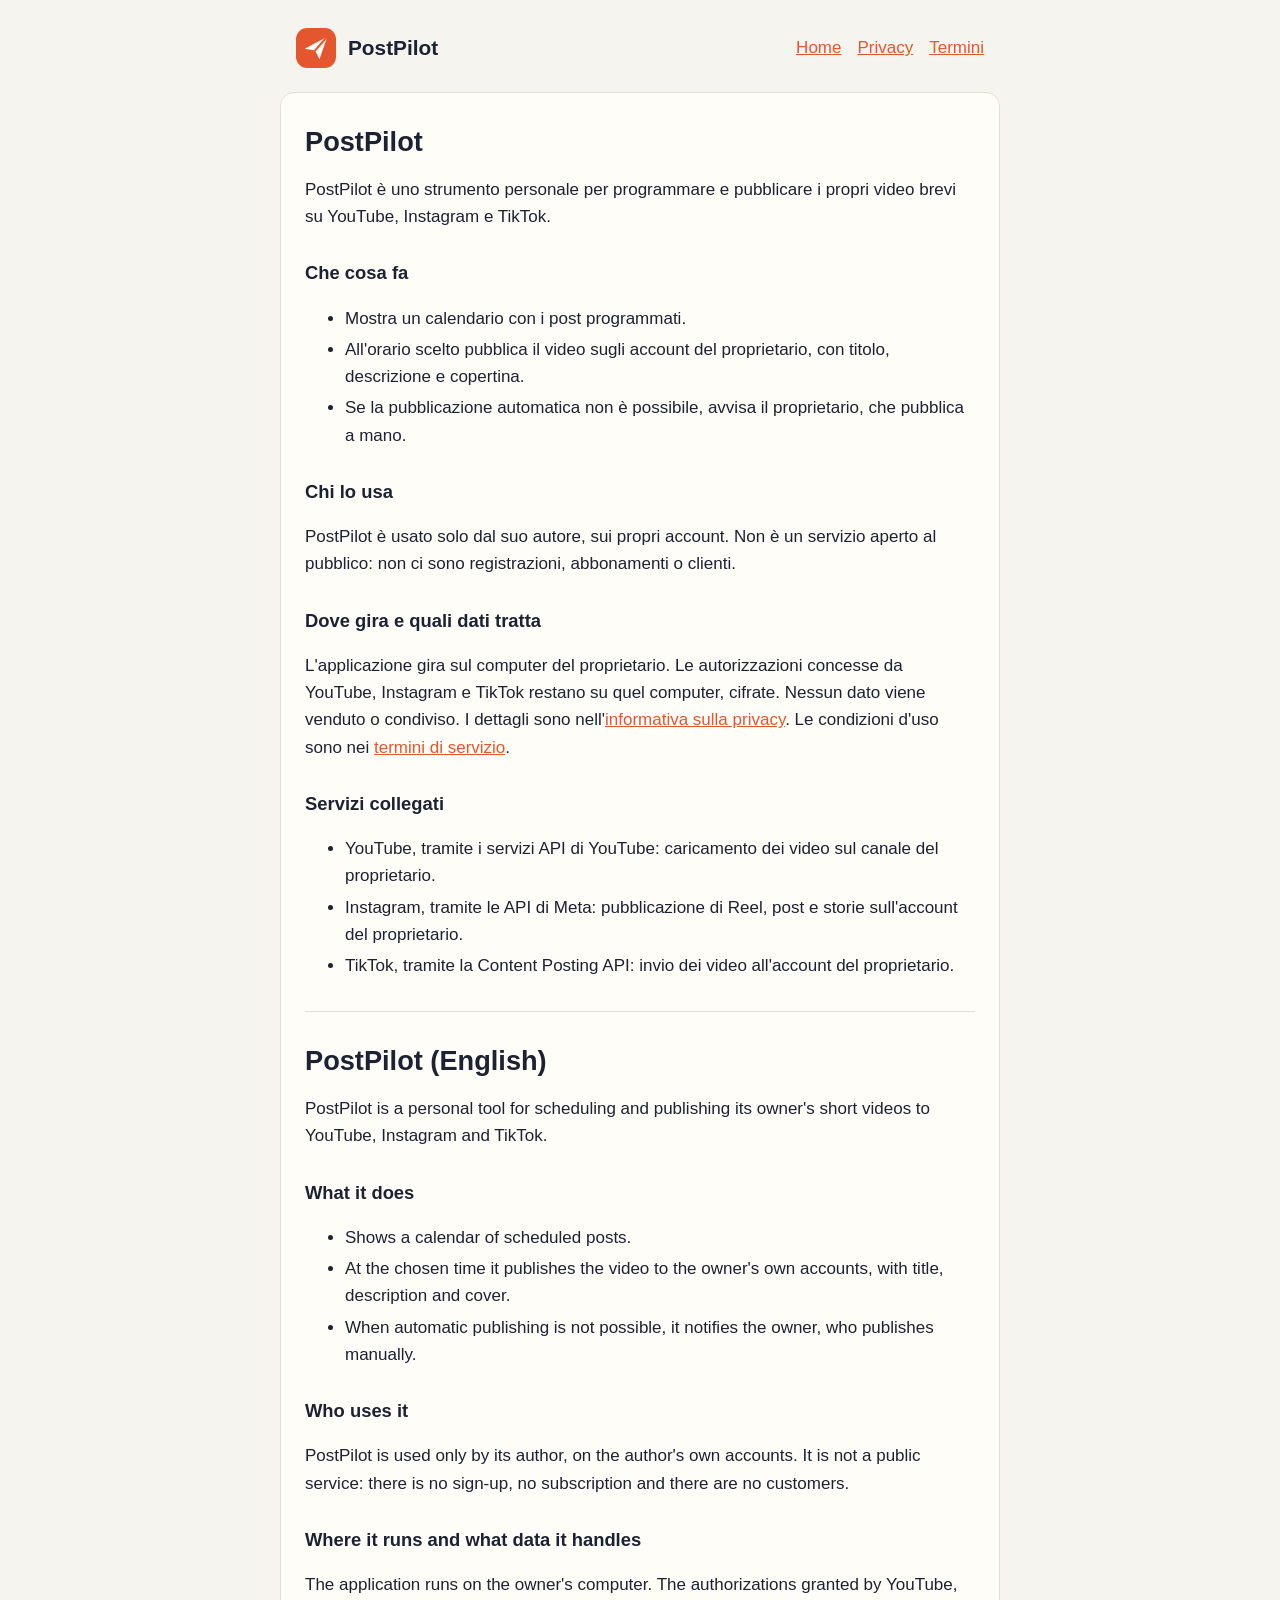
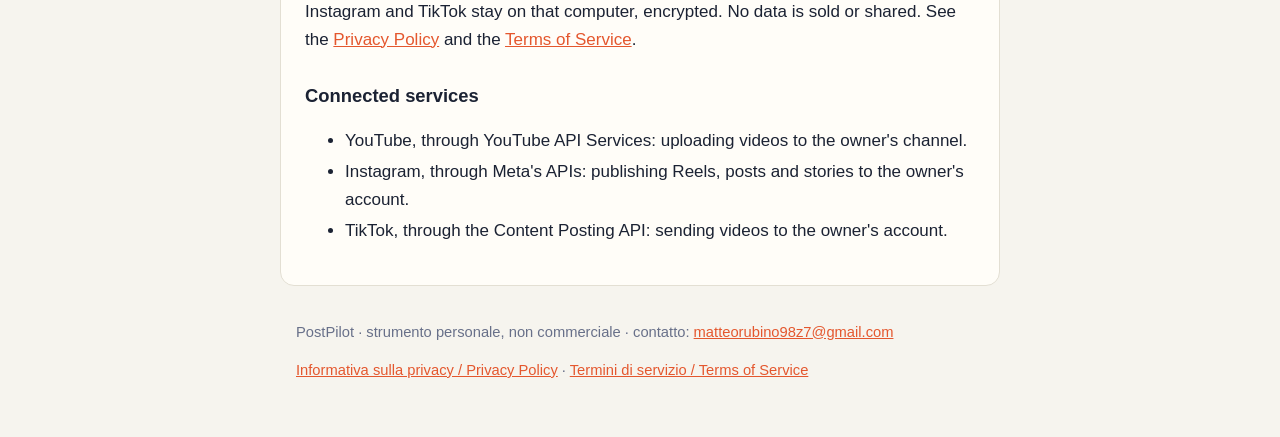
<file: index.html>
<!doctype html>
<html lang="it">
<head>
<meta charset="utf-8">
<meta name="viewport" content="width=device-width, initial-scale=1">
<title>PostPilot — programmazione dei propri post</title>
<meta name="description" content="PostPilot è uno strumento personale per programmare e pubblicare i propri video su YouTube, Instagram e TikTok.">
<link rel="icon" href="logo.svg" type="image/svg+xml">
<link rel="stylesheet" href="stile.css">
</head>
<body>
<header>
  <img src="logo.svg" alt="">
  <strong>PostPilot</strong>
  <nav><a href="index.html">Home</a><a href="privacy.html">Privacy</a><a href="termini.html">Termini</a></nav>
</header>
<main>
<h1>PostPilot</h1>
<p>PostPilot è uno strumento personale per programmare e pubblicare i propri video brevi su YouTube, Instagram e TikTok.</p>

<h2>Che cosa fa</h2>
<ul>
  <li>Mostra un calendario con i post programmati.</li>
  <li>All'orario scelto pubblica il video sugli account del proprietario, con titolo, descrizione e copertina.</li>
  <li>Se la pubblicazione automatica non è possibile, avvisa il proprietario, che pubblica a mano.</li>
</ul>

<h2>Chi lo usa</h2>
<p>PostPilot è usato solo dal suo autore, sui propri account. Non è un servizio aperto al pubblico: non ci sono registrazioni, abbonamenti o clienti.</p>

<h2>Dove gira e quali dati tratta</h2>
<p>L'applicazione gira sul computer del proprietario. Le autorizzazioni concesse da YouTube, Instagram e TikTok restano su quel computer, cifrate. Nessun dato viene venduto o condiviso. I dettagli sono nell'<a href="privacy.html">informativa sulla privacy</a>. Le condizioni d'uso sono nei <a href="termini.html">termini di servizio</a>.</p>

<h2>Servizi collegati</h2>
<ul>
  <li>YouTube, tramite i servizi API di YouTube: caricamento dei video sul canale del proprietario.</li>
  <li>Instagram, tramite le API di Meta: pubblicazione di Reel, post e storie sull'account del proprietario.</li>
  <li>TikTok, tramite la Content Posting API: invio dei video all'account del proprietario.</li>
</ul>

<hr>

<h1 lang="en">PostPilot (English)</h1>
<div lang="en">
<p>PostPilot is a personal tool for scheduling and publishing its owner's short videos to YouTube, Instagram and TikTok.</p>
<h2>What it does</h2>
<ul>
  <li>Shows a calendar of scheduled posts.</li>
  <li>At the chosen time it publishes the video to the owner's own accounts, with title, description and cover.</li>
  <li>When automatic publishing is not possible, it notifies the owner, who publishes manually.</li>
</ul>
<h2>Who uses it</h2>
<p>PostPilot is used only by its author, on the author's own accounts. It is not a public service: there is no sign-up, no subscription and there are no customers.</p>
<h2>Where it runs and what data it handles</h2>
<p>The application runs on the owner's computer. The authorizations granted by YouTube, Instagram and TikTok stay on that computer, encrypted. No data is sold or shared. See the <a href="privacy.html">Privacy Policy</a> and the <a href="termini.html">Terms of Service</a>.</p>
<h2>Connected services</h2>
<ul>
  <li>YouTube, through YouTube API Services: uploading videos to the owner's channel.</li>
  <li>Instagram, through Meta's APIs: publishing Reels, posts and stories to the owner's account.</li>
  <li>TikTok, through the Content Posting API: sending videos to the owner's account.</li>
</ul>
</div>
</main>
<footer>
  <p>PostPilot · strumento personale, non commerciale · contatto: <a class="contatto" href="mailto:matteorubino98z7@gmail.com">matteorubino98z7@gmail.com</a></p>
  <p><a href="privacy.html">Informativa sulla privacy / Privacy Policy</a> · <a href="termini.html">Termini di servizio / Terms of Service</a></p>
</footer>
</body>
</html>
</file>
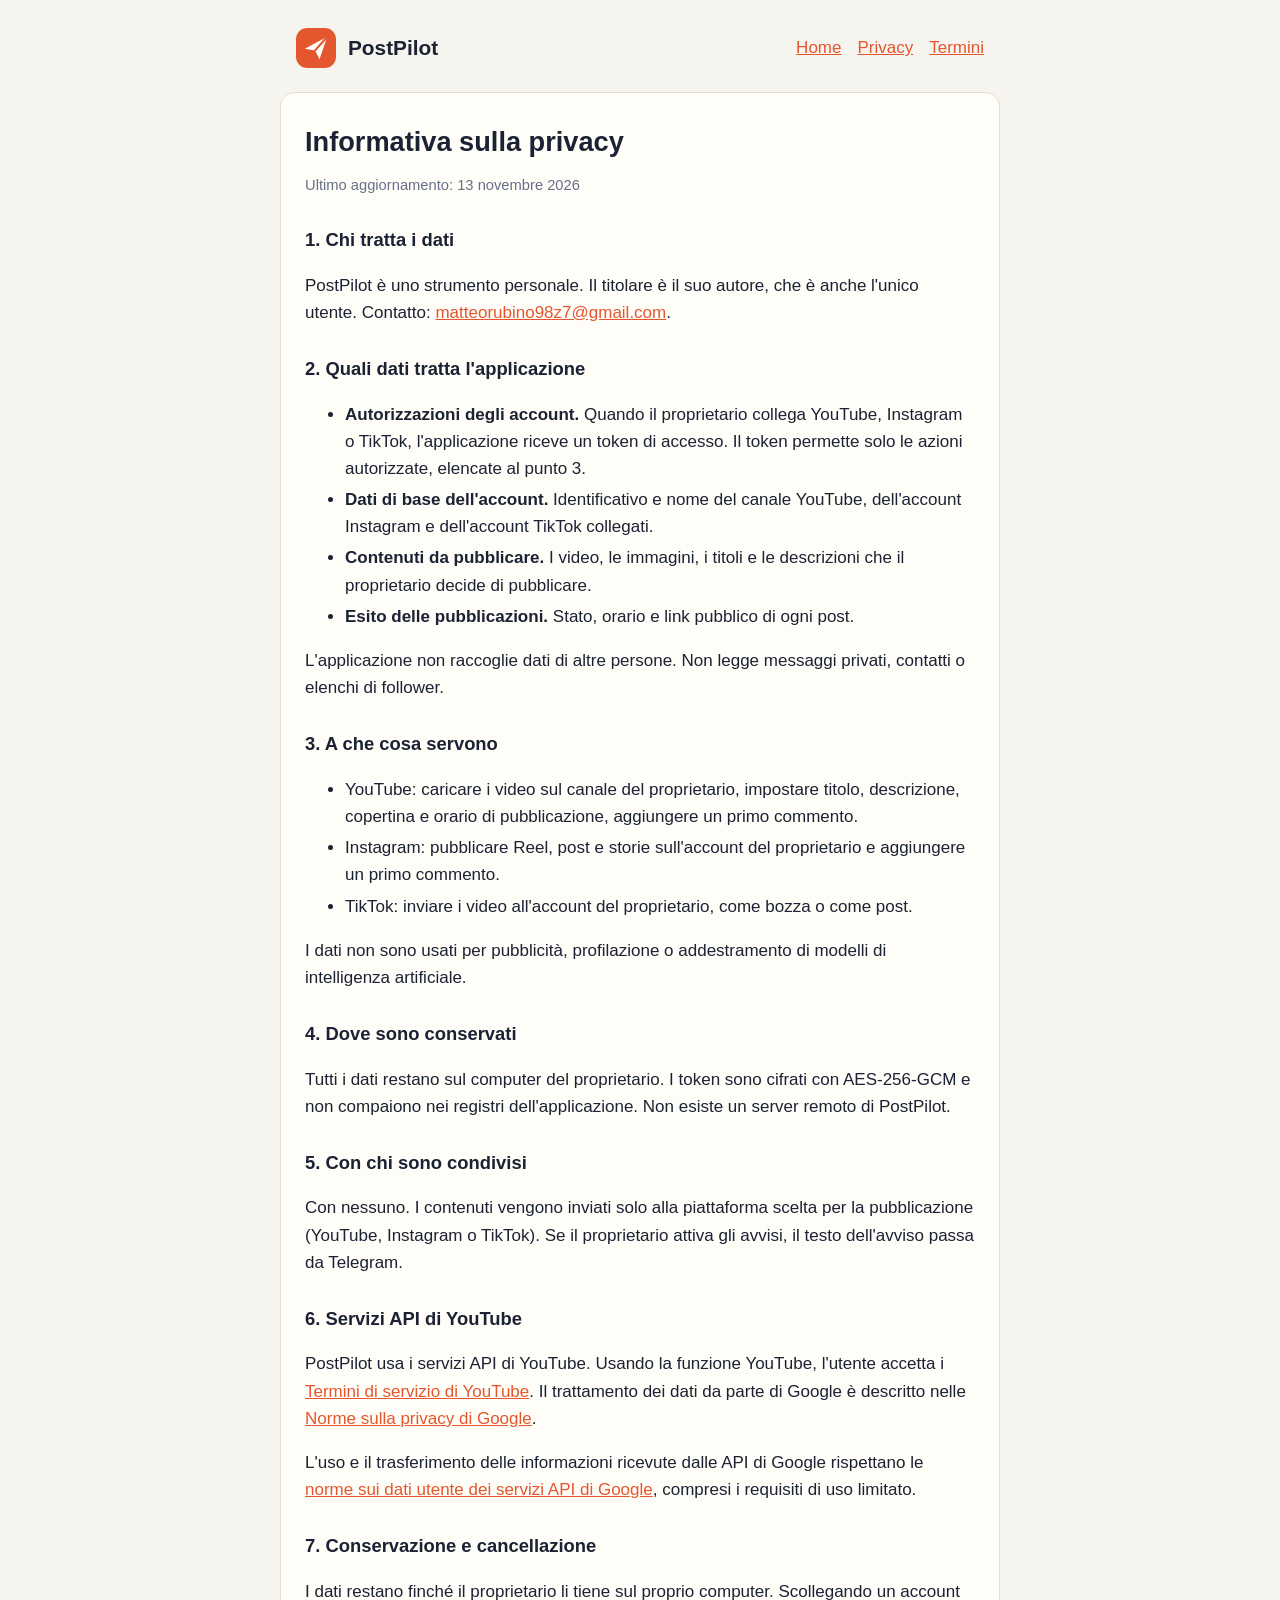
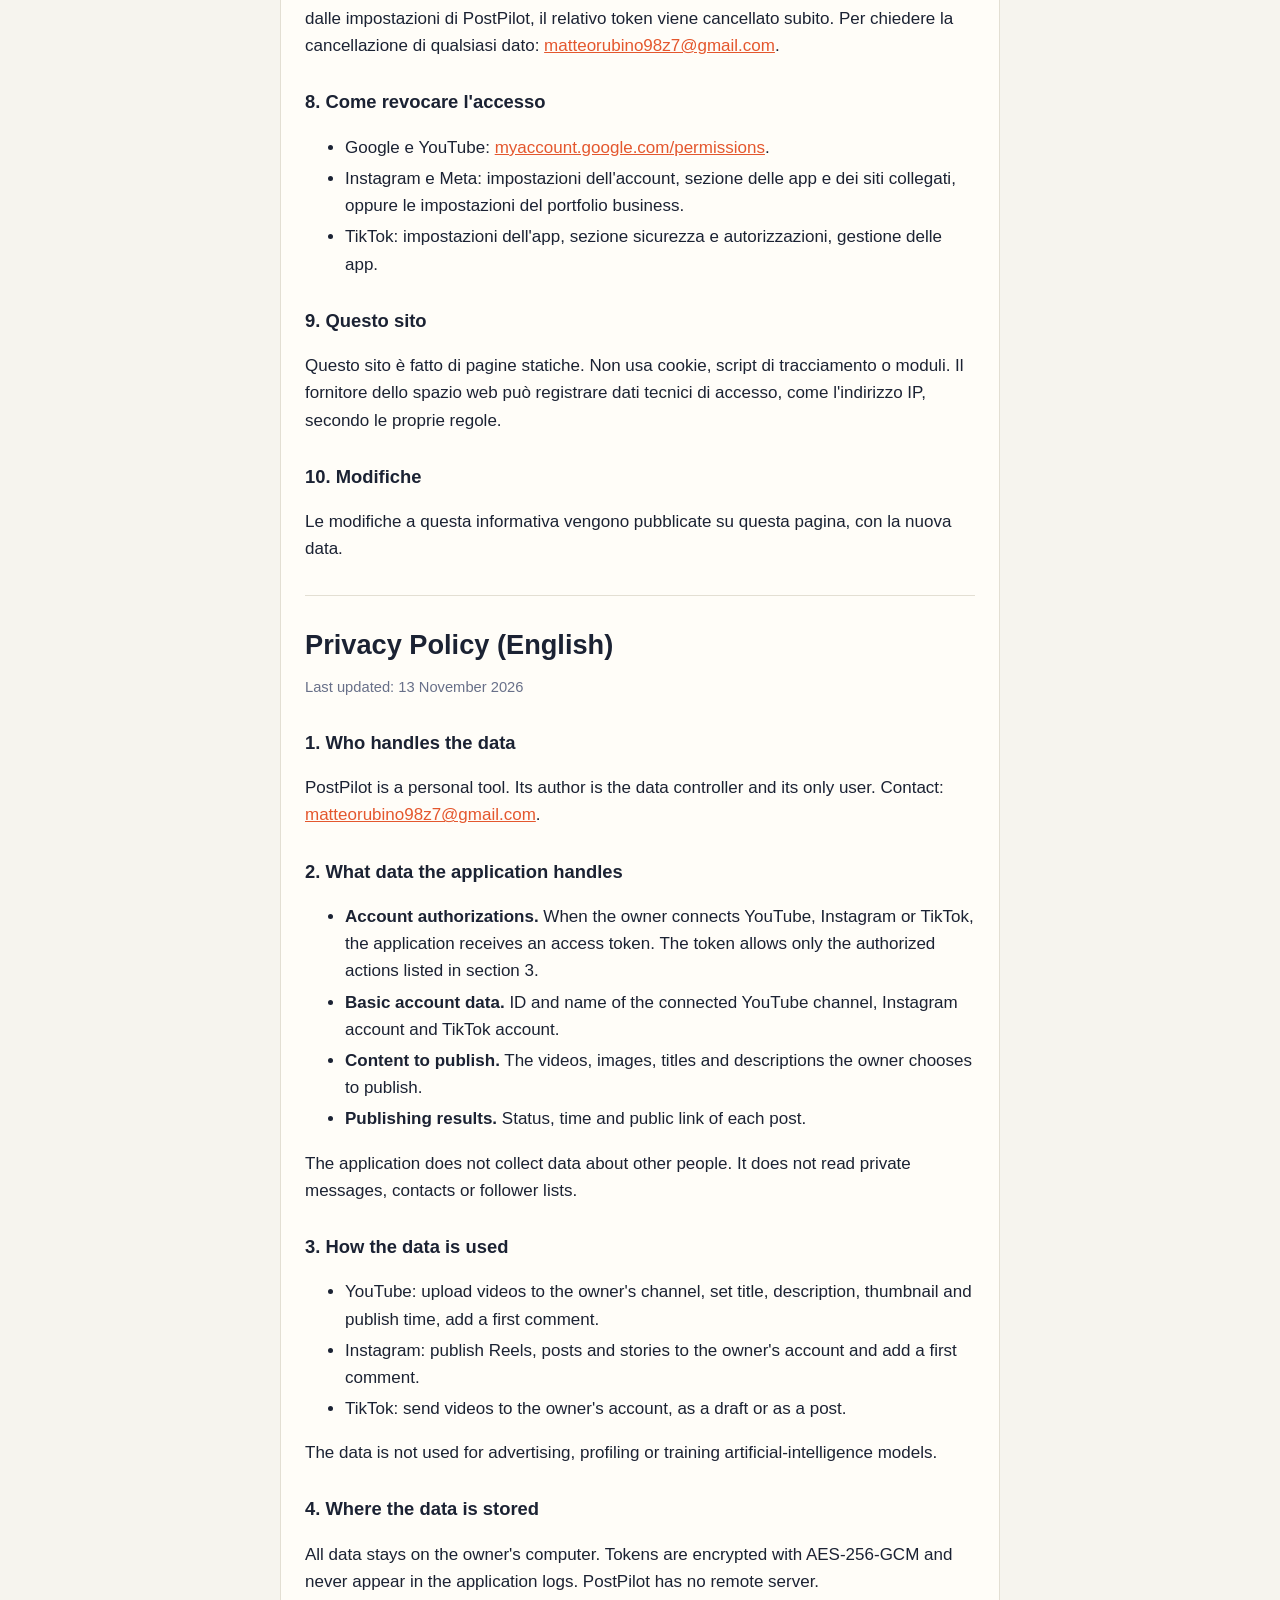
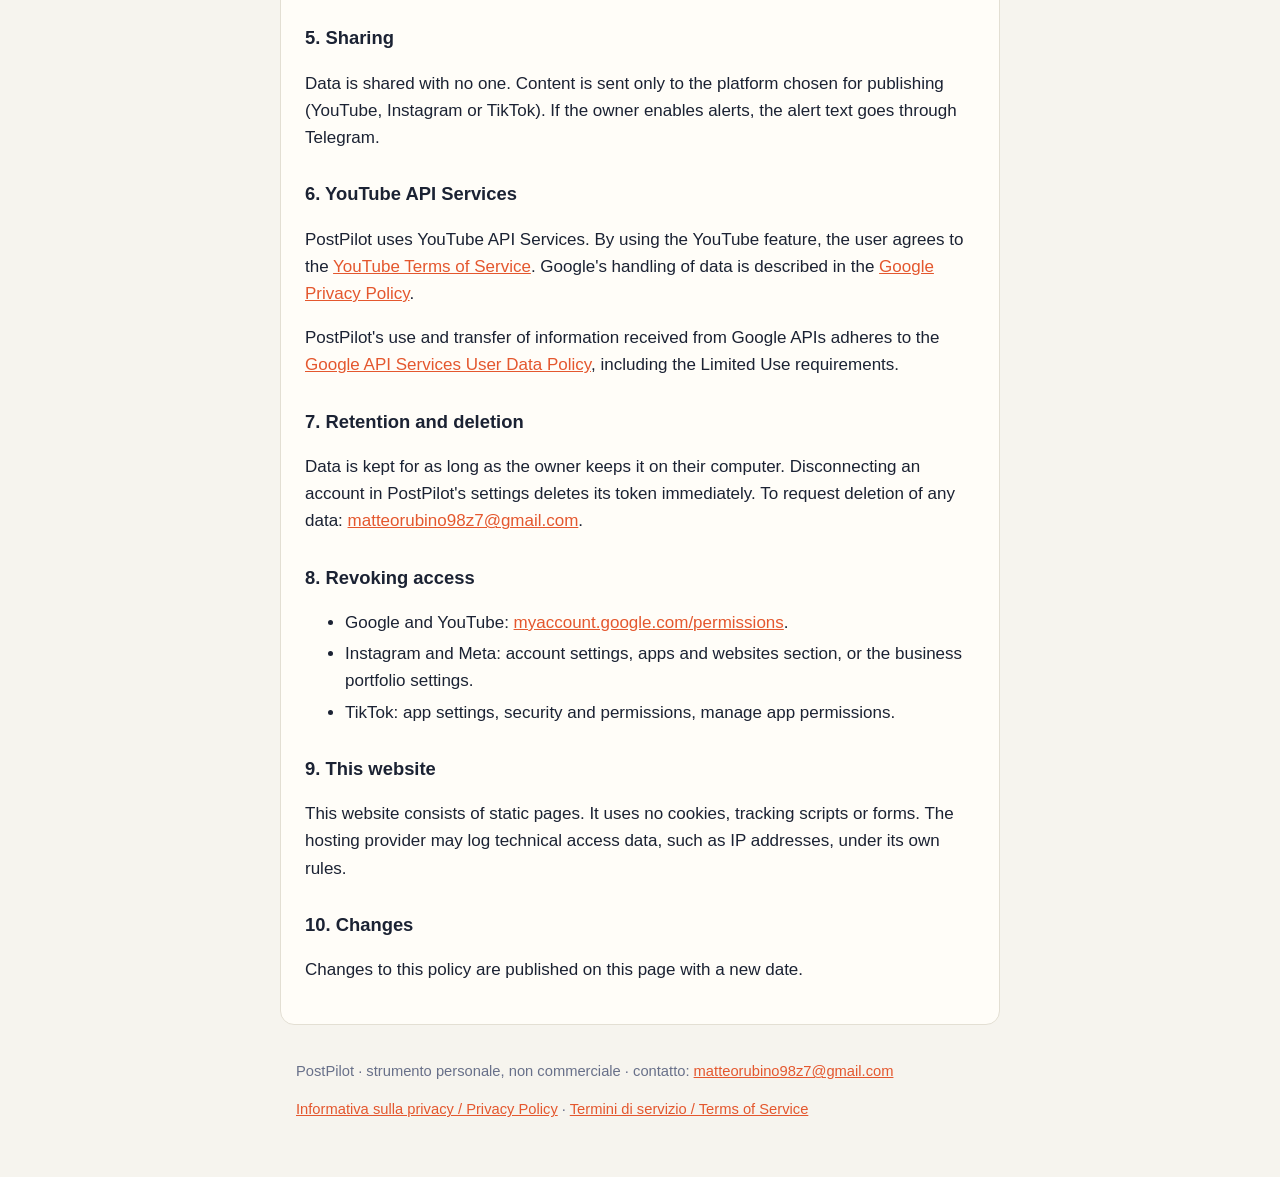
<file: privacy.html>
<!doctype html>
<html lang="it">
<head>
<meta charset="utf-8">
<meta name="viewport" content="width=device-width, initial-scale=1">
<title>PostPilot — Informativa sulla privacy</title>
<meta name="description" content="Informativa sulla privacy di PostPilot: quali dati tratta, dove li conserva e come revocare l'accesso.">
<link rel="icon" href="logo.svg" type="image/svg+xml">
<link rel="stylesheet" href="stile.css">
</head>
<body>
<header>
  <img src="logo.svg" alt="">
  <strong>PostPilot</strong>
  <nav><a href="index.html">Home</a><a href="privacy.html">Privacy</a><a href="termini.html">Termini</a></nav>
</header>
<main>
<h1>Informativa sulla privacy</h1>
<p class="muted">Ultimo aggiornamento: 13 novembre 2026</p>

<h2>1. Chi tratta i dati</h2>
<p>PostPilot è uno strumento personale. Il titolare è il suo autore, che è anche l'unico utente. Contatto: <a class="contatto" href="mailto:matteorubino98z7@gmail.com">matteorubino98z7@gmail.com</a>.</p>

<h2>2. Quali dati tratta l'applicazione</h2>
<ul>
  <li><strong>Autorizzazioni degli account.</strong> Quando il proprietario collega YouTube, Instagram o TikTok, l'applicazione riceve un token di accesso. Il token permette solo le azioni autorizzate, elencate al punto 3.</li>
  <li><strong>Dati di base dell'account.</strong> Identificativo e nome del canale YouTube, dell'account Instagram e dell'account TikTok collegati.</li>
  <li><strong>Contenuti da pubblicare.</strong> I video, le immagini, i titoli e le descrizioni che il proprietario decide di pubblicare.</li>
  <li><strong>Esito delle pubblicazioni.</strong> Stato, orario e link pubblico di ogni post.</li>
</ul>
<p>L'applicazione non raccoglie dati di altre persone. Non legge messaggi privati, contatti o elenchi di follower.</p>

<h2>3. A che cosa servono</h2>
<ul>
  <li>YouTube: caricare i video sul canale del proprietario, impostare titolo, descrizione, copertina e orario di pubblicazione, aggiungere un primo commento.</li>
  <li>Instagram: pubblicare Reel, post e storie sull'account del proprietario e aggiungere un primo commento.</li>
  <li>TikTok: inviare i video all'account del proprietario, come bozza o come post.</li>
</ul>
<p>I dati non sono usati per pubblicità, profilazione o addestramento di modelli di intelligenza artificiale.</p>

<h2>4. Dove sono conservati</h2>
<p>Tutti i dati restano sul computer del proprietario. I token sono cifrati con AES-256-GCM e non compaiono nei registri dell'applicazione. Non esiste un server remoto di PostPilot.</p>

<h2>5. Con chi sono condivisi</h2>
<p>Con nessuno. I contenuti vengono inviati solo alla piattaforma scelta per la pubblicazione (YouTube, Instagram o TikTok). Se il proprietario attiva gli avvisi, il testo dell'avviso passa da Telegram.</p>

<h2>6. Servizi API di YouTube</h2>
<p>PostPilot usa i servizi API di YouTube. Usando la funzione YouTube, l'utente accetta i <a href="https://www.youtube.com/t/terms">Termini di servizio di YouTube</a>. Il trattamento dei dati da parte di Google è descritto nelle <a href="https://policies.google.com/privacy">Norme sulla privacy di Google</a>.</p>
<p>L'uso e il trasferimento delle informazioni ricevute dalle API di Google rispettano le <a href="https://developers.google.com/terms/api-services-user-data-policy">norme sui dati utente dei servizi API di Google</a>, compresi i requisiti di uso limitato.</p>

<h2>7. Conservazione e cancellazione</h2>
<p>I dati restano finché il proprietario li tiene sul proprio computer. Scollegando un account dalle impostazioni di PostPilot, il relativo token viene cancellato subito. Per chiedere la cancellazione di qualsiasi dato: <a class="contatto" href="mailto:matteorubino98z7@gmail.com">matteorubino98z7@gmail.com</a>.</p>

<h2>8. Come revocare l'accesso</h2>
<ul>
  <li>Google e YouTube: <a href="https://myaccount.google.com/permissions">myaccount.google.com/permissions</a>.</li>
  <li>Instagram e Meta: impostazioni dell'account, sezione delle app e dei siti collegati, oppure le impostazioni del portfolio business.</li>
  <li>TikTok: impostazioni dell'app, sezione sicurezza e autorizzazioni, gestione delle app.</li>
</ul>

<h2>9. Questo sito</h2>
<p>Questo sito è fatto di pagine statiche. Non usa cookie, script di tracciamento o moduli. Il fornitore dello spazio web può registrare dati tecnici di accesso, come l'indirizzo IP, secondo le proprie regole.</p>

<h2>10. Modifiche</h2>
<p>Le modifiche a questa informativa vengono pubblicate su questa pagina, con la nuova data.</p>

<hr>

<h1 lang="en">Privacy Policy (English)</h1>
<div lang="en">
<p class="muted">Last updated: 13 November 2026</p>
<h2>1. Who handles the data</h2>
<p>PostPilot is a personal tool. Its author is the data controller and its only user. Contact: <a class="contatto" href="mailto:matteorubino98z7@gmail.com">matteorubino98z7@gmail.com</a>.</p>
<h2>2. What data the application handles</h2>
<ul>
  <li><strong>Account authorizations.</strong> When the owner connects YouTube, Instagram or TikTok, the application receives an access token. The token allows only the authorized actions listed in section 3.</li>
  <li><strong>Basic account data.</strong> ID and name of the connected YouTube channel, Instagram account and TikTok account.</li>
  <li><strong>Content to publish.</strong> The videos, images, titles and descriptions the owner chooses to publish.</li>
  <li><strong>Publishing results.</strong> Status, time and public link of each post.</li>
</ul>
<p>The application does not collect data about other people. It does not read private messages, contacts or follower lists.</p>
<h2>3. How the data is used</h2>
<ul>
  <li>YouTube: upload videos to the owner's channel, set title, description, thumbnail and publish time, add a first comment.</li>
  <li>Instagram: publish Reels, posts and stories to the owner's account and add a first comment.</li>
  <li>TikTok: send videos to the owner's account, as a draft or as a post.</li>
</ul>
<p>The data is not used for advertising, profiling or training artificial-intelligence models.</p>
<h2>4. Where the data is stored</h2>
<p>All data stays on the owner's computer. Tokens are encrypted with AES-256-GCM and never appear in the application logs. PostPilot has no remote server.</p>
<h2>5. Sharing</h2>
<p>Data is shared with no one. Content is sent only to the platform chosen for publishing (YouTube, Instagram or TikTok). If the owner enables alerts, the alert text goes through Telegram.</p>
<h2>6. YouTube API Services</h2>
<p>PostPilot uses YouTube API Services. By using the YouTube feature, the user agrees to the <a href="https://www.youtube.com/t/terms">YouTube Terms of Service</a>. Google's handling of data is described in the <a href="https://policies.google.com/privacy">Google Privacy Policy</a>.</p>
<p>PostPilot's use and transfer of information received from Google APIs adheres to the <a href="https://developers.google.com/terms/api-services-user-data-policy">Google API Services User Data Policy</a>, including the Limited Use requirements.</p>
<h2>7. Retention and deletion</h2>
<p>Data is kept for as long as the owner keeps it on their computer. Disconnecting an account in PostPilot's settings deletes its token immediately. To request deletion of any data: <a class="contatto" href="mailto:matteorubino98z7@gmail.com">matteorubino98z7@gmail.com</a>.</p>
<h2>8. Revoking access</h2>
<ul>
  <li>Google and YouTube: <a href="https://myaccount.google.com/permissions">myaccount.google.com/permissions</a>.</li>
  <li>Instagram and Meta: account settings, apps and websites section, or the business portfolio settings.</li>
  <li>TikTok: app settings, security and permissions, manage app permissions.</li>
</ul>
<h2>9. This website</h2>
<p>This website consists of static pages. It uses no cookies, tracking scripts or forms. The hosting provider may log technical access data, such as IP addresses, under its own rules.</p>
<h2>10. Changes</h2>
<p>Changes to this policy are published on this page with a new date.</p>
</div>
</main>
<footer>
  <p>PostPilot · strumento personale, non commerciale · contatto: <a class="contatto" href="mailto:matteorubino98z7@gmail.com">matteorubino98z7@gmail.com</a></p>
  <p><a href="privacy.html">Informativa sulla privacy / Privacy Policy</a> · <a href="termini.html">Termini di servizio / Terms of Service</a></p>
</footer>
</body>
</html>
</file>
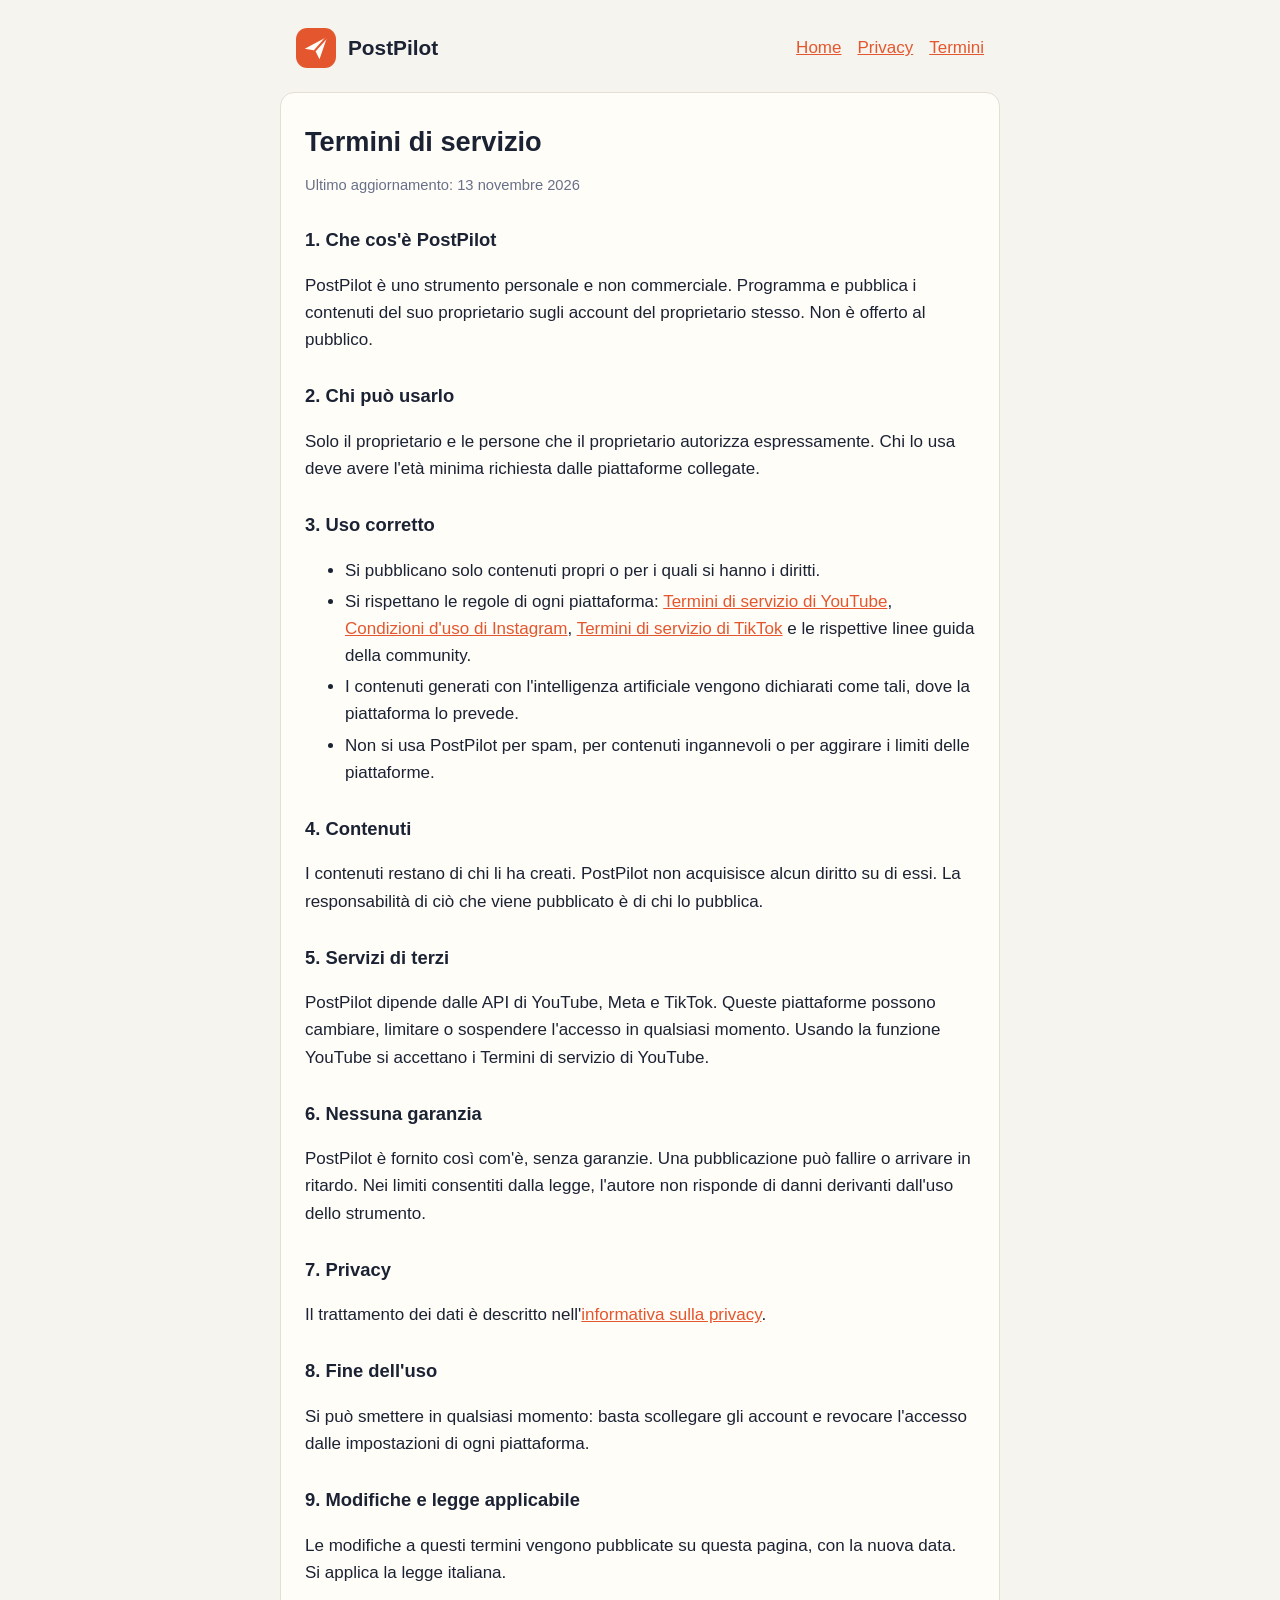
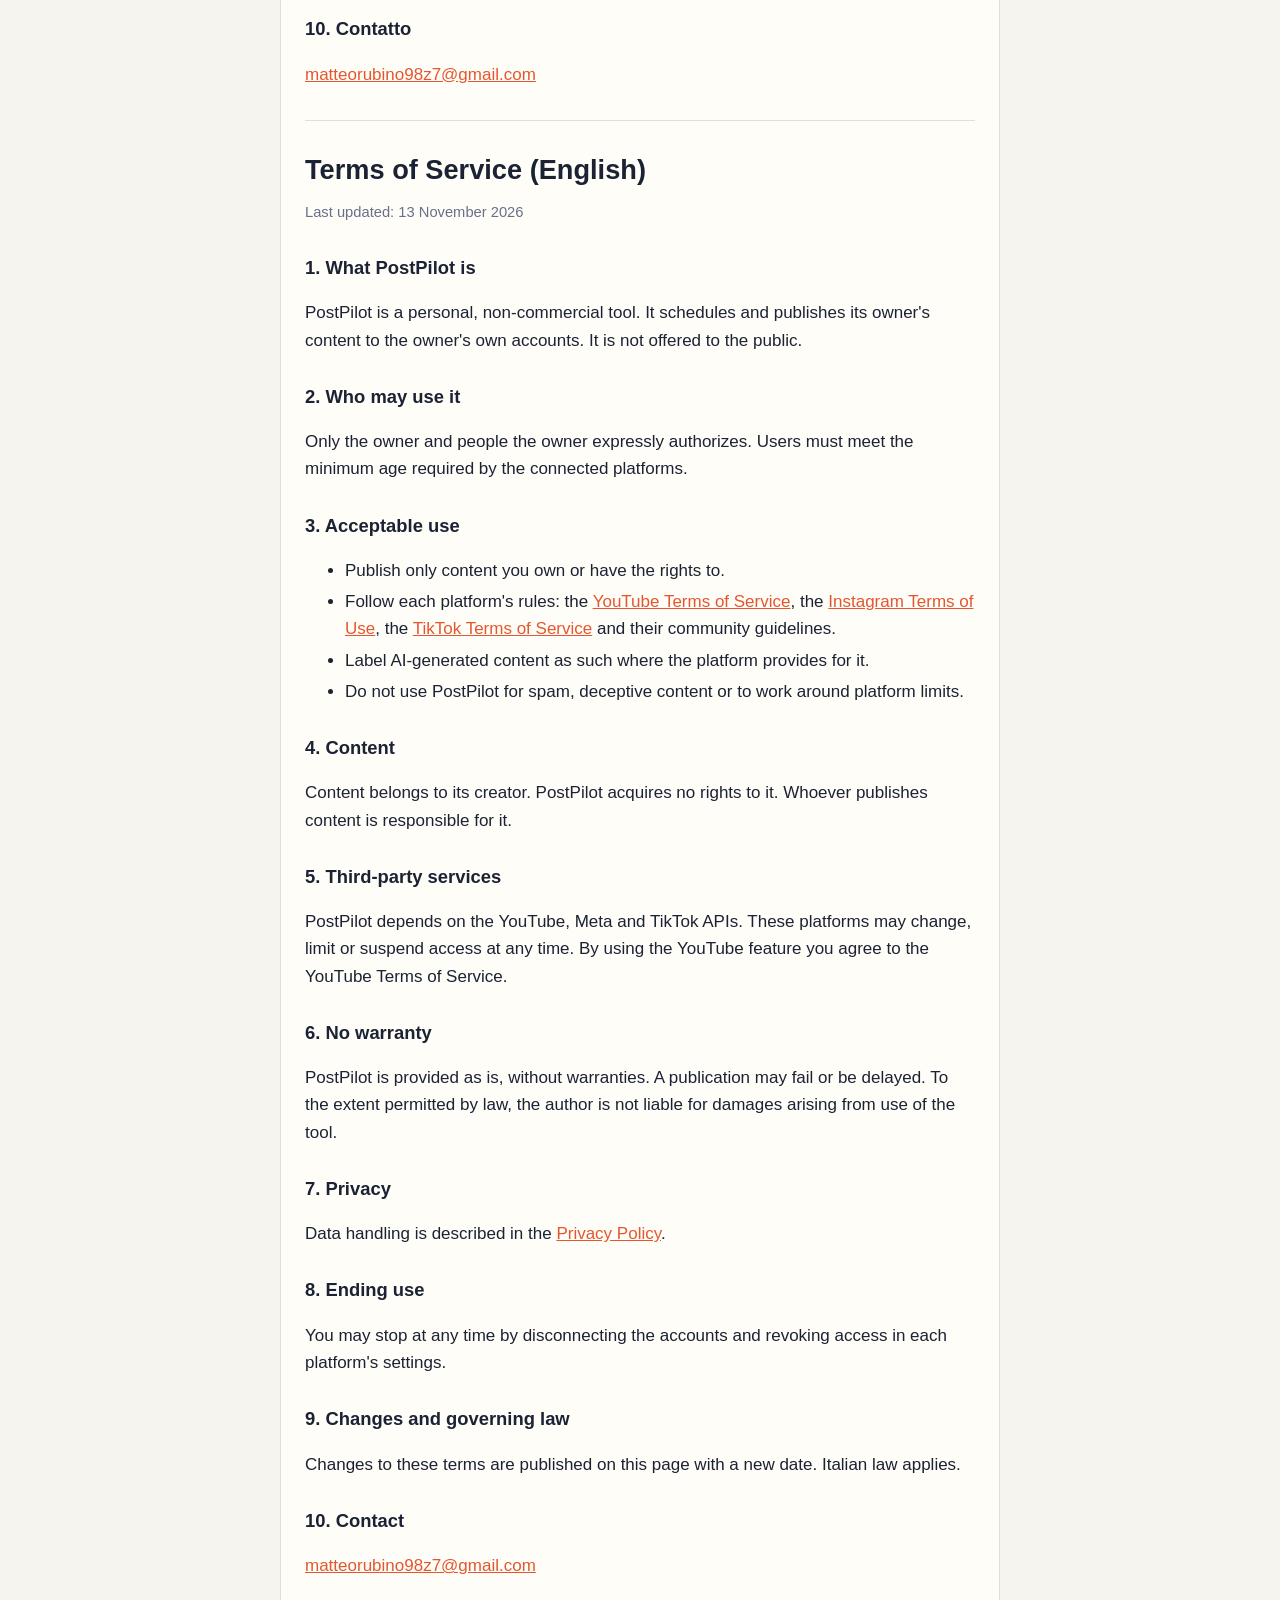
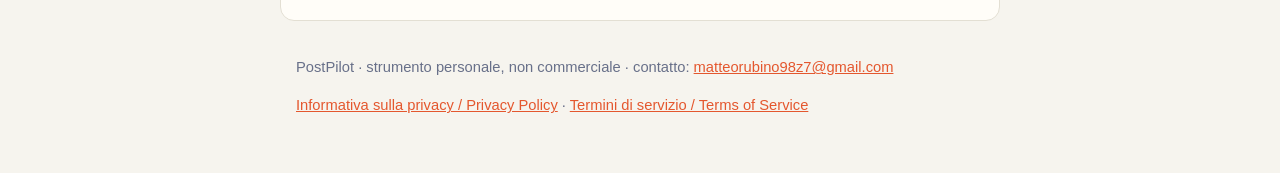
<file: termini.html>
<!doctype html>
<html lang="it">
<head>
<meta charset="utf-8">
<meta name="viewport" content="width=device-width, initial-scale=1">
<title>PostPilot — Termini di servizio</title>
<meta name="description" content="Termini di servizio di PostPilot, strumento personale per programmare i propri post.">
<link rel="icon" href="logo.svg" type="image/svg+xml">
<link rel="stylesheet" href="stile.css">
</head>
<body>
<header>
  <img src="logo.svg" alt="">
  <strong>PostPilot</strong>
  <nav><a href="index.html">Home</a><a href="privacy.html">Privacy</a><a href="termini.html">Termini</a></nav>
</header>
<main>
<h1>Termini di servizio</h1>
<p class="muted">Ultimo aggiornamento: 13 novembre 2026</p>

<h2>1. Che cos'è PostPilot</h2>
<p>PostPilot è uno strumento personale e non commerciale. Programma e pubblica i contenuti del suo proprietario sugli account del proprietario stesso. Non è offerto al pubblico.</p>

<h2>2. Chi può usarlo</h2>
<p>Solo il proprietario e le persone che il proprietario autorizza espressamente. Chi lo usa deve avere l'età minima richiesta dalle piattaforme collegate.</p>

<h2>3. Uso corretto</h2>
<ul>
  <li>Si pubblicano solo contenuti propri o per i quali si hanno i diritti.</li>
  <li>Si rispettano le regole di ogni piattaforma: <a href="https://www.youtube.com/t/terms">Termini di servizio di YouTube</a>, <a href="https://help.instagram.com/581066165581870">Condizioni d'uso di Instagram</a>, <a href="https://www.tiktok.com/legal/terms-of-service">Termini di servizio di TikTok</a> e le rispettive linee guida della community.</li>
  <li>I contenuti generati con l'intelligenza artificiale vengono dichiarati come tali, dove la piattaforma lo prevede.</li>
  <li>Non si usa PostPilot per spam, per contenuti ingannevoli o per aggirare i limiti delle piattaforme.</li>
</ul>

<h2>4. Contenuti</h2>
<p>I contenuti restano di chi li ha creati. PostPilot non acquisisce alcun diritto su di essi. La responsabilità di ciò che viene pubblicato è di chi lo pubblica.</p>

<h2>5. Servizi di terzi</h2>
<p>PostPilot dipende dalle API di YouTube, Meta e TikTok. Queste piattaforme possono cambiare, limitare o sospendere l'accesso in qualsiasi momento. Usando la funzione YouTube si accettano i Termini di servizio di YouTube.</p>

<h2>6. Nessuna garanzia</h2>
<p>PostPilot è fornito così com'è, senza garanzie. Una pubblicazione può fallire o arrivare in ritardo. Nei limiti consentiti dalla legge, l'autore non risponde di danni derivanti dall'uso dello strumento.</p>

<h2>7. Privacy</h2>
<p>Il trattamento dei dati è descritto nell'<a href="privacy.html">informativa sulla privacy</a>.</p>

<h2>8. Fine dell'uso</h2>
<p>Si può smettere in qualsiasi momento: basta scollegare gli account e revocare l'accesso dalle impostazioni di ogni piattaforma.</p>

<h2>9. Modifiche e legge applicabile</h2>
<p>Le modifiche a questi termini vengono pubblicate su questa pagina, con la nuova data. Si applica la legge italiana.</p>

<h2>10. Contatto</h2>
<p><a class="contatto" href="mailto:matteorubino98z7@gmail.com">matteorubino98z7@gmail.com</a></p>

<hr>

<h1 lang="en">Terms of Service (English)</h1>
<div lang="en">
<p class="muted">Last updated: 13 November 2026</p>
<h2>1. What PostPilot is</h2>
<p>PostPilot is a personal, non-commercial tool. It schedules and publishes its owner's content to the owner's own accounts. It is not offered to the public.</p>
<h2>2. Who may use it</h2>
<p>Only the owner and people the owner expressly authorizes. Users must meet the minimum age required by the connected platforms.</p>
<h2>3. Acceptable use</h2>
<ul>
  <li>Publish only content you own or have the rights to.</li>
  <li>Follow each platform's rules: the <a href="https://www.youtube.com/t/terms">YouTube Terms of Service</a>, the <a href="https://help.instagram.com/581066165581870">Instagram Terms of Use</a>, the <a href="https://www.tiktok.com/legal/terms-of-service">TikTok Terms of Service</a> and their community guidelines.</li>
  <li>Label AI-generated content as such where the platform provides for it.</li>
  <li>Do not use PostPilot for spam, deceptive content or to work around platform limits.</li>
</ul>
<h2>4. Content</h2>
<p>Content belongs to its creator. PostPilot acquires no rights to it. Whoever publishes content is responsible for it.</p>
<h2>5. Third-party services</h2>
<p>PostPilot depends on the YouTube, Meta and TikTok APIs. These platforms may change, limit or suspend access at any time. By using the YouTube feature you agree to the YouTube Terms of Service.</p>
<h2>6. No warranty</h2>
<p>PostPilot is provided as is, without warranties. A publication may fail or be delayed. To the extent permitted by law, the author is not liable for damages arising from use of the tool.</p>
<h2>7. Privacy</h2>
<p>Data handling is described in the <a href="privacy.html">Privacy Policy</a>.</p>
<h2>8. Ending use</h2>
<p>You may stop at any time by disconnecting the accounts and revoking access in each platform's settings.</p>
<h2>9. Changes and governing law</h2>
<p>Changes to these terms are published on this page with a new date. Italian law applies.</p>
<h2>10. Contact</h2>
<p><a class="contatto" href="mailto:matteorubino98z7@gmail.com">matteorubino98z7@gmail.com</a></p>
</div>
</main>
<footer>
  <p>PostPilot · strumento personale, non commerciale · contatto: <a class="contatto" href="mailto:matteorubino98z7@gmail.com">matteorubino98z7@gmail.com</a></p>
  <p><a href="privacy.html">Informativa sulla privacy / Privacy Policy</a> · <a href="termini.html">Termini di servizio / Terms of Service</a></p>
</footer>
</body>
</html>
</file>
<file: stile.css>
/* Sito pubblico di PostPilot: pagine statiche, nessuno script, nessun cookie. */
:root { --paper:#f6f4ee; --surface:#fffdf8; --ink:#1b2233; --muted:#687089; --line:#e3dfd3; --accent:#e4572e; }
@media (prefers-color-scheme: dark) {
  :root { --paper:#141821; --surface:#1c212d; --ink:#eef0f5; --muted:#a2a9bd; --line:#2e3545; --accent:#f0714b; }
}
* { box-sizing: border-box; }
body { margin:0; background:var(--paper); color:var(--ink); font:17px/1.6 -apple-system, "Segoe UI", Roboto, Helvetica, Arial, sans-serif; }
header, main, footer { max-width: 720px; margin: 0 auto; padding: 0 16px; }
header { display:flex; align-items:center; gap:12px; padding-top:28px; padding-bottom:12px; flex-wrap:wrap; }
header img { width:40px; height:40px; }
header strong { font-size:1.3rem; }
nav { margin-left:auto; display:flex; gap:16px; flex-wrap:wrap; }
a { color:var(--accent); }
main { background:var(--surface); border:1px solid var(--line); border-radius:14px; padding:8px 24px 24px; margin-top:12px; }
h1 { font-size:1.7rem; line-height:1.25; margin:24px 0 8px; }
h2 { font-size:1.15rem; margin:28px 0 6px; }
.muted, footer { color:var(--muted); font-size:.92rem; }
footer { padding-top:20px; padding-bottom:40px; }
hr { border:0; border-top:1px solid var(--line); margin:32px 0; }
li { margin:4px 0; }
@media (max-width: 520px) { main { padding:4px 16px 16px; } nav { margin-left:0; } }
</file>
